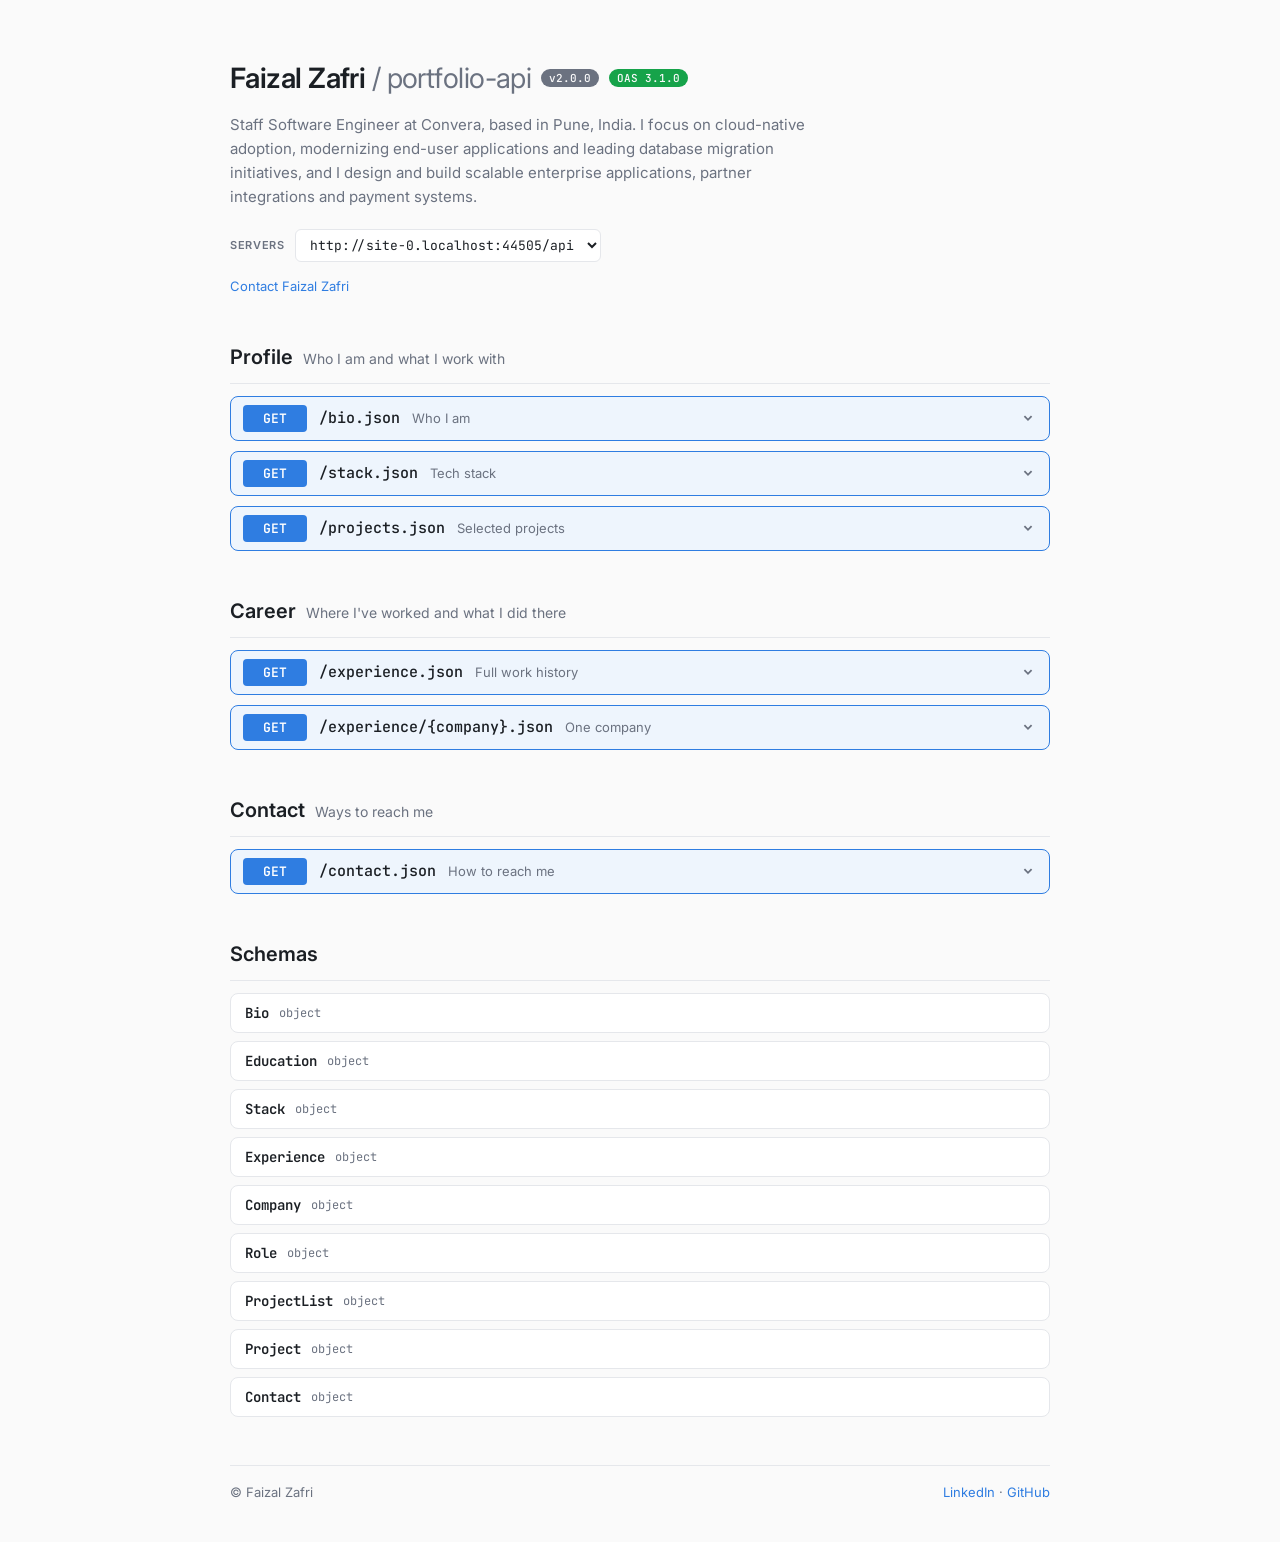
<file: index.html>
<!DOCTYPE html>
<html lang="en">
<head>
  <meta charset="UTF-8" />
  <meta name="viewport" content="width=device-width, initial-scale=1" />
  <title>Faizal Zafri — Portfolio API</title>
  <meta name="description" content="Portfolio of Faizal Zafri, served as an interactive API reference." />
  <link rel="preconnect" href="https://fonts.googleapis.com" />
  <link rel="preconnect" href="https://fonts.gstatic.com" crossorigin />
  <link href="https://fonts.googleapis.com/css2?family=Inter:wght@400;500;600&family=JetBrains+Mono:wght@400;500&display=swap" rel="stylesheet" />
  <link rel="stylesheet" href="style.css" />
  <link rel="stylesheet" href="spec.css" />
</head>
<body>
  <main class="wrap">
    <header class="info" id="info"><p class="muted">Loading…</p></header>
    <div id="tags"></div>
    <section class="tag" id="schemas-section" hidden>
      <h2>Schemas</h2>
      <div id="schemas"></div>
    </section>
    <footer class="foot">
      <span>© Faizal Zafri</span>
      <span><a href="https://www.linkedin.com/in/faizalzafri" rel="noopener">LinkedIn</a> · <a href="https://github.com/faizalzafri" rel="noopener">GitHub</a></span>
    </footer>
  </main>
  <script src="vendor/js-yaml.min.js"></script>
  <script src="app.js"></script>
</body>
</html>
</file>
<file: style.css>
:root {
  --bg: #fafafa;
  --surface: #ffffff;
  --text: #1b1f24;
  --muted: #6b7280;
  --border: #e5e7eb;
  --get: #2f7de1;
  --get-soft: #eef5fd;
  --ok: #16a34a;
  --err: #dc2626;
  --code-bg: #0f1419;
  --code-text: #e6e1cf;
  --j-key: #7fd7ff;
  --j-str: #b8e986;
  --j-num: #ffb86c;
  --j-bool: #ff79c6;
  --mono: "JetBrains Mono", ui-monospace, SFMono-Regular, Menlo, Consolas, monospace;
  --sans: "Inter", system-ui, -apple-system, "Segoe UI", sans-serif;
}

@media (prefers-color-scheme: dark) {
  :root {
    --bg: #0d1117;
    --surface: #161b22;
    --text: #e6edf3;
    --muted: #8b949e;
    --border: #262c36;
    --get: #58a6ff;
    --get-soft: #13233a;
    --ok: #3fb950;
    --err: #f85149;
    --code-bg: #0a0d12;
  }
  .method, .btn-exec { color: #0d1117; }
}

* { box-sizing: border-box; }

body {
  margin: 0;
  background: var(--bg);
  color: var(--text);
  font: 15px/1.6 var(--sans);
  -webkit-font-smoothing: antialiased;
}

.wrap { max-width: 860px; margin: 0 auto; padding: 56px 20px 40px; }

a { color: var(--get); text-decoration: none; }
a:hover { text-decoration: underline; }
code, pre, kbd { font-family: var(--mono); }
.muted { color: var(--muted); font-weight: 400; }
.small { font-size: 13px; }

/* ---------- header ---------- */
.title-row { display: flex; align-items: center; flex-wrap: wrap; gap: 10px; }
h1 { font-size: 28px; font-weight: 600; margin: 0; letter-spacing: -0.02em; }
.badge {
  font: 500 11px var(--mono);
  padding: 2px 8px;
  border-radius: 999px;
  background: var(--muted);
  color: var(--bg);
}
.badge-oas { background: var(--ok); }
.lead { color: var(--muted); max-width: 60ch; margin: 12px 0 20px; }
kbd {
  font-size: 12px;
  padding: 1px 6px;
  border: 1px solid var(--border);
  border-bottom-width: 2px;
  border-radius: 4px;
  background: var(--surface);
  color: var(--text);
}
.server { display: flex; align-items: center; gap: 10px; flex-wrap: wrap; }
.server code {
  font-size: 13px;
  padding: 6px 10px;
  border: 1px solid var(--border);
  border-radius: 6px;
  background: var(--surface);
  word-break: break-all;
}
.label {
  font-size: 11px;
  font-weight: 600;
  text-transform: uppercase;
  letter-spacing: 0.06em;
  color: var(--muted);
  margin: 16px 0 6px;
}
.server .label { margin: 0; }

/* ---------- tag section ---------- */
.tag { margin-top: 44px; }
.tag h2 {
  font-size: 20px;
  font-weight: 600;
  margin: 0 0 12px;
  padding-bottom: 10px;
  border-bottom: 1px solid var(--border);
}
.tag h2 .muted { font-size: 14px; margin-left: 8px; }

/* ---------- operation ---------- */
.op {
  margin-bottom: 10px;
  border: 1px solid var(--get);
  border-radius: 8px;
  background: var(--get-soft);
  overflow: hidden;
}
.op summary {
  display: flex;
  align-items: center;
  gap: 12px;
  padding: 8px 12px;
  cursor: pointer;
  list-style: none;
  user-select: none;
}
.op summary::-webkit-details-marker { display: none; }
.op summary:focus-visible { outline: 2px solid var(--get); outline-offset: -2px; }
.method {
  flex: none;
  min-width: 64px;
  text-align: center;
  font: 600 13px var(--mono);
  color: #fff;
  background: var(--get);
  padding: 5px 0;
  border-radius: 4px;
}
.path { font-size: 15px; font-weight: 500; color: var(--text); }
.summary { color: var(--muted); font-size: 13px; flex: 1; min-width: 0; }
.chev { width: 18px; height: 18px; flex: none; fill: none; stroke: var(--muted); stroke-width: 2; transition: transform .2s; }
.op[open] .chev { transform: rotate(180deg); }

.op-body { background: var(--surface); border-top: 1px solid var(--border); padding: 4px 16px 18px; }
.desc { margin: 12px 0 4px; }
.block-head {
  display: flex;
  align-items: center;
  justify-content: space-between;
  gap: 12px;
  margin: 14px -16px 8px;
  padding: 8px 16px;
  border-top: 1px solid var(--border);
  border-bottom: 1px solid var(--border);
  background: var(--bg);
}
.block-head h3 { margin: 0; font-size: 14px; font-weight: 600; }

/* ---------- buttons ---------- */
.btn {
  font: 600 13px var(--sans);
  padding: 7px 18px;
  border-radius: 6px;
  border: 1px solid transparent;
  cursor: pointer;
  transition: filter .15s, background .15s;
}
.btn-exec { background: var(--get); color: #fff; }
.btn-exec:hover { filter: brightness(1.08); }
.btn-exec:disabled { opacity: .6; cursor: progress; }
.btn-ghost { background: transparent; color: var(--muted); border-color: var(--border); padding: 5px 12px; }
.btn-ghost:hover { color: var(--text); }

/* ---------- code ---------- */
.code {
  margin: 0;
  padding: 12px 14px;
  border-radius: 6px;
  background: var(--code-bg);
  color: var(--code-text);
  font-size: 13px;
  line-height: 1.55;
  white-space: pre-wrap;
  word-break: break-word;
  overflow-x: auto;
}
.json { max-height: 460px; overflow-y: auto; }
.j-key { color: var(--j-key); }
.j-str { color: var(--j-str); }
.j-num { color: var(--j-num); }
.j-bool { color: var(--j-bool); }

.status-row { display: flex; align-items: baseline; gap: 12px; }
.status { font: 600 13px var(--mono); }
.status.ok { color: var(--ok); }
.status.err { color: var(--err); }
.body-wrap { position: relative; }
.btn-copy { position: absolute; top: 8px; right: 8px; background: rgba(255,255,255,.06); color: #cfd6dd; border-color: rgba(255,255,255,.15); }
.btn-copy:hover { color: #fff; }

.result { animation: fade .25s ease; }
@keyframes fade { from { opacity: 0; transform: translateY(-4px); } to { opacity: 1; transform: none; } }

/* ---------- footer ---------- */
.foot {
  display: flex;
  justify-content: space-between;
  flex-wrap: wrap;
  gap: 8px;
  margin-top: 48px;
  padding-top: 16px;
  border-top: 1px solid var(--border);
  color: var(--muted);
  font-size: 13px;
}

@media (max-width: 560px) {
  .wrap { padding-top: 32px; }
  .op summary { flex-wrap: wrap; gap: 8px; }
  .summary { flex-basis: 100%; order: 3; }
  .chev { margin-left: auto; }
}
</file>
<file: spec.css>
/* Additions on top of style.css for the spec-driven page */
.info .desc-md { color: var(--muted); max-width: 64ch; margin: 12px 0 20px; }
.info .desc-md p { margin: 0 0 6px; }
.info .desc-md code { font-size: 13px; padding: 1px 5px; border-radius: 4px; background: var(--surface); border: 1px solid var(--border); color: var(--text); }
.info .desc-md strong { color: var(--text); font-weight: 600; }
.info-links { display: flex; gap: 16px; flex-wrap: wrap; font-size: 13px; margin-top: 14px; }
.server select {
  font: 13px var(--mono); padding: 6px 10px; border-radius: 6px; max-width: 100%;
  border: 1px solid var(--border); background: var(--surface); color: var(--text);
}
.server { min-width: 0; }

.tag h2 { display: flex; align-items: baseline; flex-wrap: wrap; gap: 4px 10px; }
.tag h2 .muted { margin-left: 0; }

/* parameters */
.params { width: 100%; border-collapse: collapse; font-size: 13px; margin: 4px 0 6px; }
.params th { text-align: left; font-weight: 600; color: var(--muted); font-size: 11px; text-transform: uppercase; letter-spacing: .06em; padding: 6px 0; border-bottom: 1px solid var(--border); }
.params td { padding: 10px 12px 10px 0; vertical-align: top; }
.pname { font: 600 13px var(--mono); }
.pname .req { color: var(--err); font-size: 11px; vertical-align: super; margin-left: 2px; }
.pmeta { font: 12px var(--mono); color: var(--muted); }
.pin { font-style: italic; }
.params select, .params input {
  font: 13px var(--mono); padding: 6px 8px; min-width: 160px;
  border: 1px solid var(--border); border-radius: 6px; background: var(--bg); color: var(--text);
}

/* documented responses */
.resp-table { width: 100%; border-collapse: collapse; font-size: 13px; }
.resp-table td { padding: 8px 12px 8px 0; vertical-align: top; border-bottom: 1px solid var(--border); }
.resp-table tr:last-child td { border-bottom: 0; }
.code-num { font: 600 13px var(--mono); width: 56px; }
.code-num.c2 { color: var(--ok); }
.code-num.c4 { color: var(--err); }
.schema-link { font: 12px var(--mono); }

/* schemas */
.model { border: 1px solid var(--border); border-radius: 8px; background: var(--surface); margin-bottom: 8px; }
.model summary { padding: 10px 14px; cursor: pointer; list-style: none; font: 600 14px var(--mono); display: flex; align-items: center; gap: 10px; }
.model summary::-webkit-details-marker { display: none; }
.model summary .muted { font: 400 12px var(--mono); }
.model[open] summary { border-bottom: 1px solid var(--border); }
.model:target { outline: 2px solid var(--get); }
.props { padding: 8px 14px 12px; font: 13px/1.7 var(--mono); }
.prop { display: grid; grid-template-columns: minmax(120px, 180px) 1fr; gap: 12px; }
.prop .k { color: var(--text); }
.prop .k .req { color: var(--err); }
.prop .t { color: var(--muted); }
.prop .t a { font-weight: 500; }
.prop .ex { color: var(--muted); opacity: .8; }
.fade-in { animation: fade .25s ease; }
</file>
